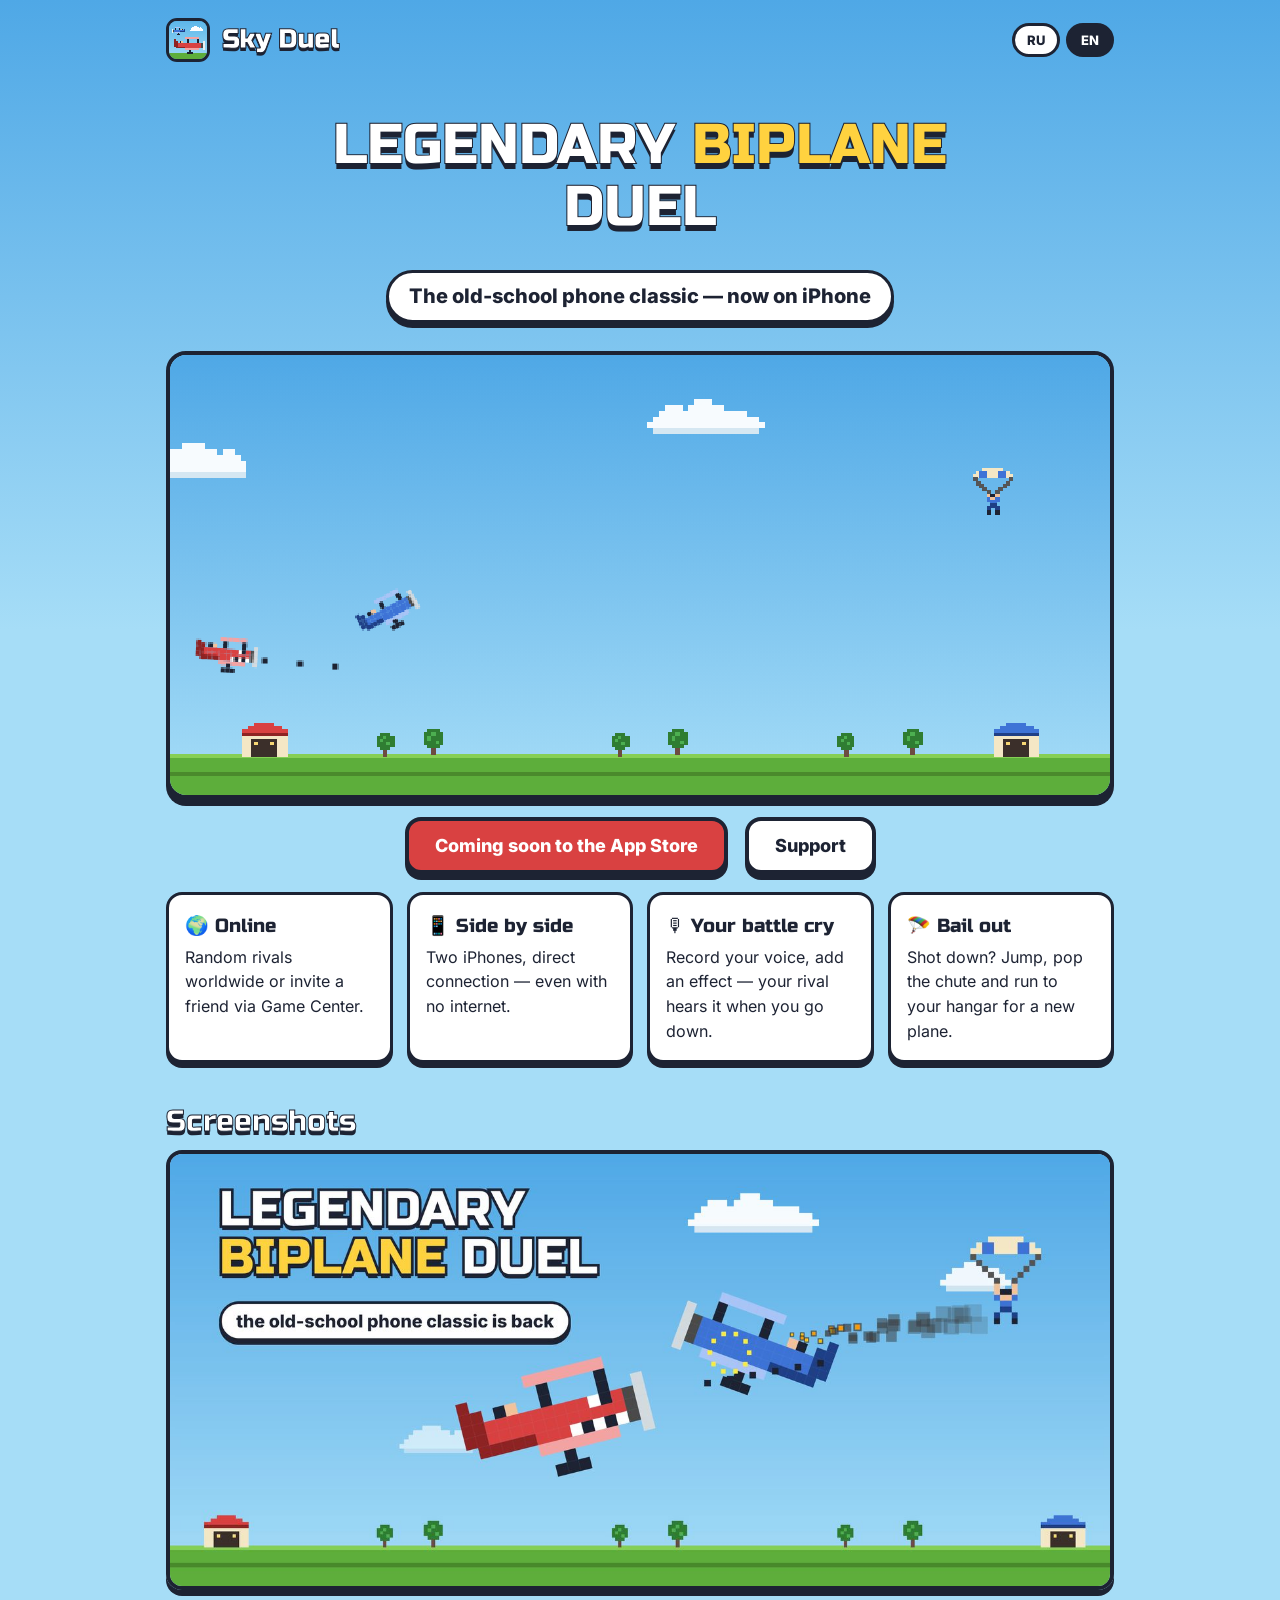
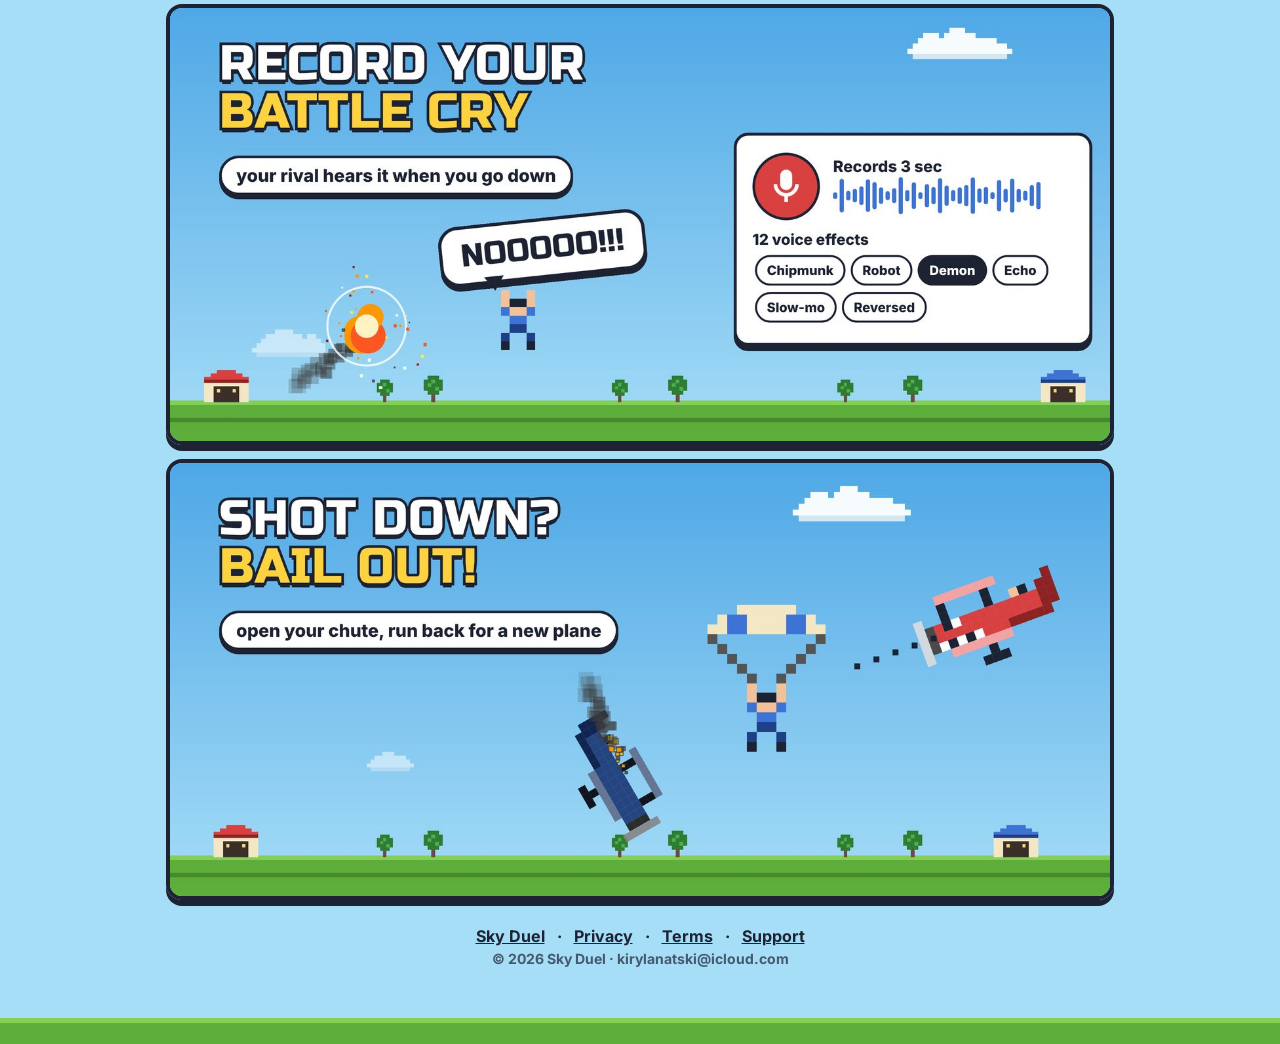
<file: index.html>
<!doctype html>
<html lang="en"><head><meta charset="utf-8"><meta name="viewport" content="width=device-width,initial-scale=1">
<title>Sky Duel: Biplane Battle</title><meta name="description" content="Sky Duel: Biplane Battle — legendary biplane dogfights for iPhone. Online, side by side, record your own battle cry.">
<link rel="icon" href="assets/icon.png"><link rel="stylesheet" href="assets/style.css"></head>
<body><div class="wrap">
<header class="top"><a class="brand" href="./"><img src="assets/icon.png" alt="">Sky Duel</a>
<div class="lang"><button data-set="ru">RU</button><button data-set="en">EN</button></div></header>

<section class="hero">
<h1 data-l="ru">ЛЕГЕНДАРНАЯ <em>ДУЭЛЬ</em><br>БИПЛАНОВ</h1>
<h1 data-l="en">LEGENDARY <em>BIPLANE</em><br>DUEL</h1>
<p data-l="ru">Та самая игра с кнопочных телефонов — теперь на iPhone</p>
<p data-l="en">The old-school phone classic — now on iPhone</p>
</section>
<canvas id="sky" width="640" height="300"></canvas>
<div style="text-align:center">
<a class="cta" href="#"><span data-l="ru">Скоро в App Store</span><span data-l="en">Coming soon to the App Store</span></a>
<a class="cta alt" href="support.html"><span data-l="ru">Поддержка</span><span data-l="en">Support</span></a></div>
<div class="grid">
<div class="feat"><b data-l="ru">🌍 Онлайн</b><b data-l="en">🌍 Online</b><span data-l="ru">Случайный соперник со всего мира или друг по приглашению через Game Center.</span><span data-l="en">Random rivals worldwide or invite a friend via Game Center.</span></div>
<div class="feat"><b data-l="ru">📱 Вдвоём рядом</b><b data-l="en">📱 Side by side</b><span data-l="ru">Два iPhone, прямое подключение — даже без интернета.</span><span data-l="en">Two iPhones, direct connection — even with no internet.</span></div>
<div class="feat"><b data-l="ru">🎙 Свой крик</b><b data-l="en">🎙 Your battle cry</b><span data-l="ru">Запиши голос, наложи эффект — соперник услышит его, когда тебя собьют.</span><span data-l="en">Record your voice, add an effect — your rival hears it when you go down.</span></div>
<div class="feat"><b data-l="ru">🪂 Парашют</b><b data-l="en">🪂 Bail out</b><span data-l="ru">Сбили? Прыгай, открывай парашют и беги к ангару за новым самолётом.</span><span data-l="en">Shot down? Jump, pop the chute and run to your hangar for a new plane.</span></div>
</div>
<h2 data-l="ru" style="color:#fff;-webkit-text-stroke:1px #1D2333;text-shadow:0 4px 0 #1D2333">Скриншоты</h2>
<h2 data-l="en" style="color:#fff;-webkit-text-stroke:1px #1D2333;text-shadow:0 4px 0 #1D2333">Screenshots</h2>
<div class="shots" data-l="ru"><img src="assets/ru_1.jpg" alt=""><img src="assets/ru_2.jpg" alt=""><img src="assets/ru_4.jpg" alt=""></div>
<div class="shots" data-l="en"><img src="assets/en_1.jpg" alt=""><img src="assets/en_2.jpg" alt=""><img src="assets/en_4.jpg" alt=""></div>

<footer><a href="./">Sky Duel</a> · <a href="privacy.html"><span data-l="ru">Конфиденциальность</span><span data-l="en">Privacy</span></a> · <a href="terms.html"><span data-l="ru">Условия</span><span data-l="en">Terms</span></a> · <a href="support.html"><span data-l="ru">Поддержка</span><span data-l="en">Support</span></a>
<div class="muted">© 2026 Sky Duel · kirylanatski@icloud.com</div></footer></div><div class="ground"></div>
<script src="assets/site.js"></script><script src="assets/pixel.js"></script><script>
(function(){var c=document.getElementById("sky"),x=c.getContext("2d");x.imageSmoothingEnabled=false;var t=0;
function f(){t+=1/60;var W=640,H=300;PX.scene(x,W,H,{scale:1});
PX.cloud(x,0,(40+t*6)%720-60,60,4);PX.cloud(x,2,(380+t*4)%720-60,30,4);
function pos(o){var X=(t*70+o)%820-90,Y=150+Math.sin((t*70+o)/90)*55,dy=Math.cos((t*70+o)/90)*55/90;return [X,Y,Math.atan2(-dy,1)];}
var B=pos(150),R=pos(40);
PX.plane(x,1,B[0],B[1],2.6,B[2]);PX.plane(x,0,R[0],R[1],2.6,R[2],2);
if(Math.floor(t*6)%2){x.fillStyle="#1D2333";for(var i=1;i<4;i++)x.fillRect(R[0]+Math.cos(R[2])*24*i,R[1]-Math.sin(R[2])*24*i,4,4);}
PX.pilot(x,1,560,90+((t*14)%170),2.2,true);
requestAnimationFrame(f);}f();})();</script></body></html>
</file>
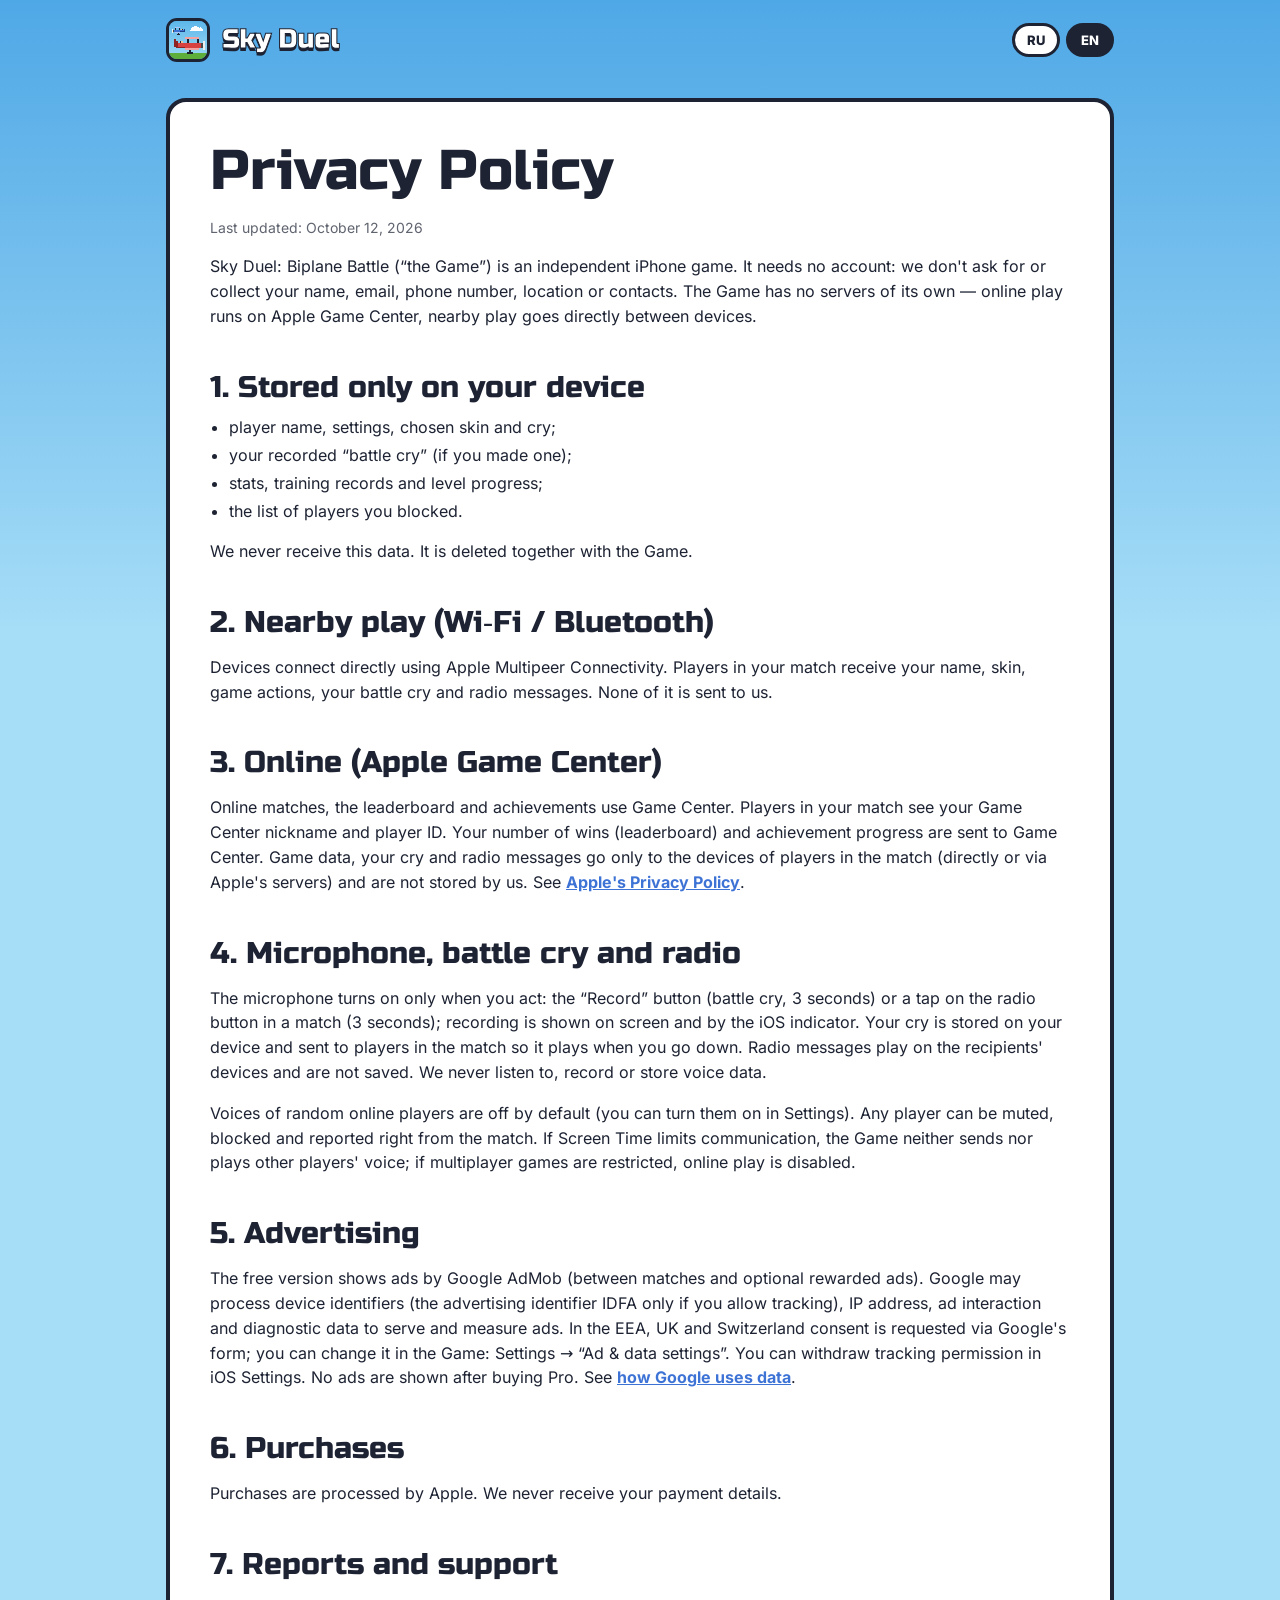
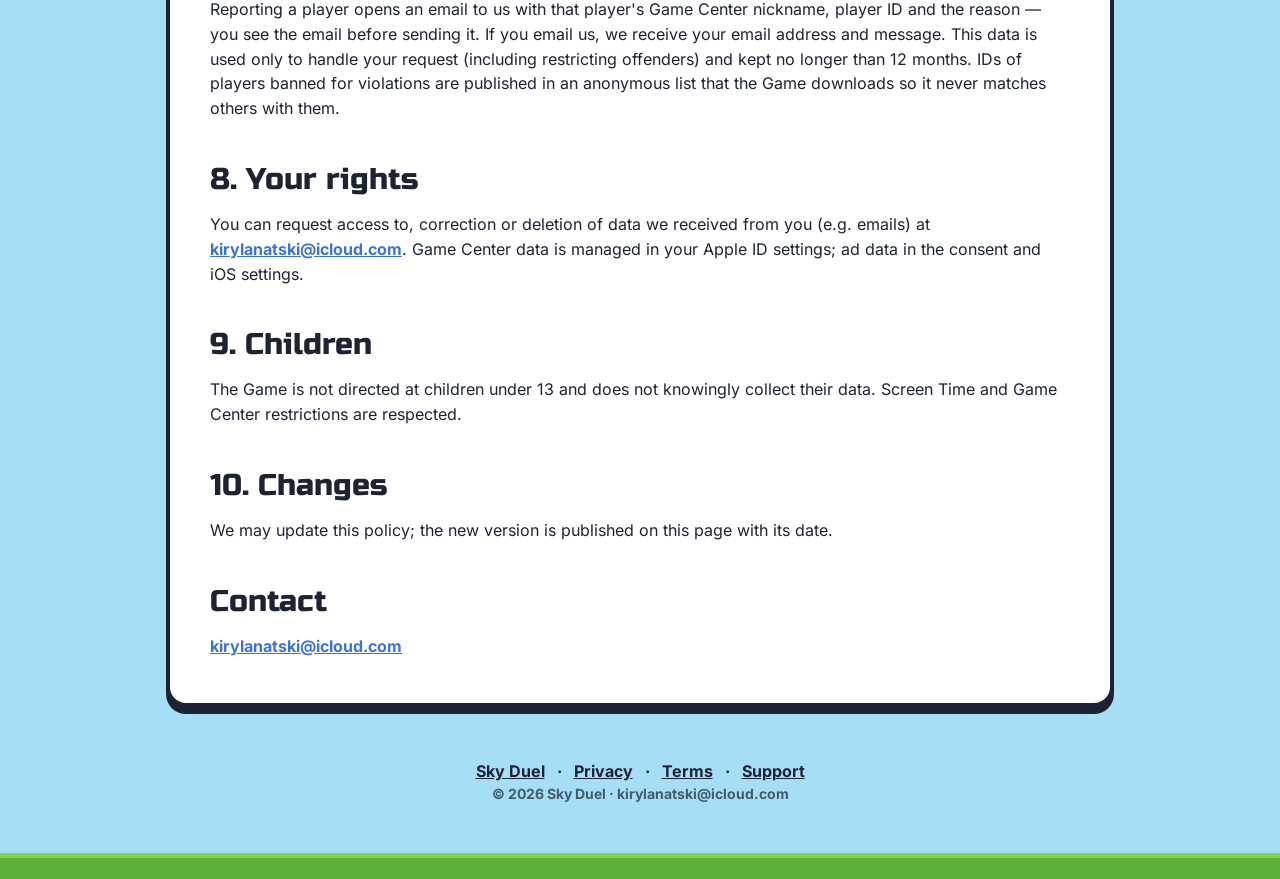
<file: privacy.html>
<!doctype html>
<html lang="en"><head><meta charset="utf-8"><meta name="viewport" content="width=device-width,initial-scale=1">
<title>Privacy Policy — Sky Duel</title><meta name="description" content="Sky Duel: Biplane Battle — legendary biplane dogfights for iPhone. Online, side by side, record your own battle cry.">
<link rel="icon" href="assets/icon.png"><link rel="stylesheet" href="assets/style.css"></head>
<body><div class="wrap">
<header class="top"><a class="brand" href="./"><img src="assets/icon.png" alt="">Sky Duel</a>
<div class="lang"><button data-set="ru">RU</button><button data-set="en">EN</button></div></header>
<div class="panel">
<div data-l="ru">
<h1>Политика конфиденциальности</h1><p class="muted">Обновлено: 12 октября 2026</p>
<p>Sky Duel: Biplane Battle («Игра») — независимая игра для iPhone. Игре не нужен аккаунт: мы не просим и не собираем имя, email, телефон, геопозицию или контакты. У Игры нет собственных серверов — онлайн работает через Apple Game Center, игра рядом — напрямую между устройствами.</p>
<h2>1. Что хранится только на вашем устройстве</h2><ul>
<li>имя игрока, настройки, выбранный скин и крик;</li>
<li>ваша голосовая запись «крика» (если вы её сделали);</li>
<li>статистика, рекорды тренировок, прогресс уровней;</li>
<li>список заблокированных вами игроков.</li></ul>
<p>Мы не получаем эти данные. Они удаляются вместе с Игрой.</p>
<h2>2. Игра рядом (Wi‑Fi / Bluetooth)</h2><p>Устройства соединяются напрямую через Apple Multipeer Connectivity. Игрокам в вашем матче передаются: имя, скин, игровые действия, ваш крик и сообщения рации. Нам эти данные не передаются.</p>
<h2>3. Онлайн (Apple Game Center)</h2><p>Для онлайн-матчей, рейтинга и достижений используется Game Center. Игрокам в вашем матче видны ваш ник и идентификатор Game Center. В Game Center отправляются количество побед (рейтинг) и прогресс достижений. Игровые данные, крик и сообщения рации передаются только устройствам участников матча (напрямую или через серверы Apple) и нами не хранятся. Подробнее — <a href="https://www.apple.com/legal/privacy/">политика конфиденциальности Apple</a>.</p>
<h2>4. Микрофон, крик и рация</h2><p>Микрофон включается только по вашему действию: кнопка «Записать» (крик, 3 секунды) или тап по кнопке рации в матче (3 секунды); во время записи это видно на экране и в индикаторе iOS. Крик хранится на вашем устройстве и отправляется участникам матча, чтобы прозвучать, когда вас собьют. Сообщения рации проигрываются у получателей и не сохраняются. Мы не слушаем, не записываем и не храним голосовые данные.</p>
<p>Голос случайных онлайн-игроков по умолчанию выключен (включается в Настройках). Любого игрока можно заглушить, заблокировать и на него пожаловаться прямо из матча. Если в «Экранном времени» ограничено общение, Игра не отправляет и не проигрывает голос других игроков; если ограничены сетевые игры — онлайн отключён.</p>
<h2>5. Реклама</h2><p>Бесплатная версия показывает рекламу Google AdMob (между матчами и, по желанию, за награду). Google может обрабатывать идентификаторы устройства (рекламный идентификатор IDFA — только если вы разрешили отслеживание), IP‑адрес, данные о взаимодействии с рекламой и диагностику — для показа и измерения рекламы. В ЕЭЗ, Великобритании и Швейцарии согласие запрашивается через форму Google; изменить его можно в Игре: Настройки → «Настройки рекламы и данных». Разрешение на отслеживание можно отозвать в Настройках iOS. После покупки Pro реклама не показывается. Подробнее — <a href="https://policies.google.com/technologies/partner-sites">как Google использует данные</a>.</p>
<h2>6. Покупки</h2><p>Покупки обрабатывает Apple. Мы не получаем платёжных данных.</p>
<h2>7. Жалобы и поддержка</h2><p>Жалоба на игрока открывает письмо на нашу почту с ником и идентификатором игрока в Game Center и причиной — вы видите письмо перед отправкой. Если вы пишете нам, мы получаем ваш email и текст письма. Эти данные используются только для рассмотрения обращения (включая ограничение доступа нарушителям) и хранятся не дольше 12 месяцев. Идентификаторы заблокированных за нарушения игроков публикуются в обезличенном списке, который Игра загружает, чтобы не сводить с ними других игроков.</p>
<h2>8. Ваши права</h2><p>Вы можете запросить доступ к данным, которые мы получили от вас (например, письма), их исправление или удаление — напишите на <a href="mailto:kirylanatski@icloud.com">kirylanatski@icloud.com</a>. Данные Game Center управляются в настройках Apple ID, рекламные — в настройках согласия и iOS.</p>
<h2>9. Дети</h2><p>Игра не предназначена для детей младше 13 лет и сознательно не собирает их данные. Ограничения «Экранного времени» и Game Center соблюдаются.</p>
<h2>10. Изменения</h2><p>Мы можем обновлять политику; новая версия публикуется на этой странице с датой обновления.</p>
<h2>Связь</h2><p><a href="mailto:kirylanatski@icloud.com">kirylanatski@icloud.com</a></p>
</div>
<div data-l="en">
<h1>Privacy Policy</h1><p class="muted">Last updated: October 12, 2026</p>
<p>Sky Duel: Biplane Battle (“the Game”) is an independent iPhone game. It needs no account: we don't ask for or collect your name, email, phone number, location or contacts. The Game has no servers of its own — online play runs on Apple Game Center, nearby play goes directly between devices.</p>
<h2>1. Stored only on your device</h2><ul>
<li>player name, settings, chosen skin and cry;</li>
<li>your recorded “battle cry” (if you made one);</li>
<li>stats, training records and level progress;</li>
<li>the list of players you blocked.</li></ul>
<p>We never receive this data. It is deleted together with the Game.</p>
<h2>2. Nearby play (Wi‑Fi / Bluetooth)</h2><p>Devices connect directly using Apple Multipeer Connectivity. Players in your match receive your name, skin, game actions, your battle cry and radio messages. None of it is sent to us.</p>
<h2>3. Online (Apple Game Center)</h2><p>Online matches, the leaderboard and achievements use Game Center. Players in your match see your Game Center nickname and player ID. Your number of wins (leaderboard) and achievement progress are sent to Game Center. Game data, your cry and radio messages go only to the devices of players in the match (directly or via Apple's servers) and are not stored by us. See <a href="https://www.apple.com/legal/privacy/">Apple's Privacy Policy</a>.</p>
<h2>4. Microphone, battle cry and radio</h2><p>The microphone turns on only when you act: the “Record” button (battle cry, 3 seconds) or a tap on the radio button in a match (3 seconds); recording is shown on screen and by the iOS indicator. Your cry is stored on your device and sent to players in the match so it plays when you go down. Radio messages play on the recipients' devices and are not saved. We never listen to, record or store voice data.</p>
<p>Voices of random online players are off by default (you can turn them on in Settings). Any player can be muted, blocked and reported right from the match. If Screen Time limits communication, the Game neither sends nor plays other players' voice; if multiplayer games are restricted, online play is disabled.</p>
<h2>5. Advertising</h2><p>The free version shows ads by Google AdMob (between matches and optional rewarded ads). Google may process device identifiers (the advertising identifier IDFA only if you allow tracking), IP address, ad interaction and diagnostic data to serve and measure ads. In the EEA, UK and Switzerland consent is requested via Google's form; you can change it in the Game: Settings → “Ad & data settings”. You can withdraw tracking permission in iOS Settings. No ads are shown after buying Pro. See <a href="https://policies.google.com/technologies/partner-sites">how Google uses data</a>.</p>
<h2>6. Purchases</h2><p>Purchases are processed by Apple. We never receive your payment details.</p>
<h2>7. Reports and support</h2><p>Reporting a player opens an email to us with that player's Game Center nickname, player ID and the reason — you see the email before sending it. If you email us, we receive your email address and message. This data is used only to handle your request (including restricting offenders) and kept no longer than 12 months. IDs of players banned for violations are published in an anonymous list that the Game downloads so it never matches others with them.</p>
<h2>8. Your rights</h2><p>You can request access to, correction or deletion of data we received from you (e.g. emails) at <a href="mailto:kirylanatski@icloud.com">kirylanatski@icloud.com</a>. Game Center data is managed in your Apple ID settings; ad data in the consent and iOS settings.</p>
<h2>9. Children</h2><p>The Game is not directed at children under 13 and does not knowingly collect their data. Screen Time and Game Center restrictions are respected.</p>
<h2>10. Changes</h2><p>We may update this policy; the new version is published on this page with its date.</p>
<h2>Contact</h2><p><a href="mailto:kirylanatski@icloud.com">kirylanatski@icloud.com</a></p>
</div></div>
<footer><a href="./">Sky Duel</a> · <a href="privacy.html"><span data-l="ru">Конфиденциальность</span><span data-l="en">Privacy</span></a> · <a href="terms.html"><span data-l="ru">Условия</span><span data-l="en">Terms</span></a> · <a href="support.html"><span data-l="ru">Поддержка</span><span data-l="en">Support</span></a>
<div class="muted">© 2026 Sky Duel · kirylanatski@icloud.com</div></footer></div><div class="ground"></div>
<script src="assets/site.js"></script></body></html>
</file>
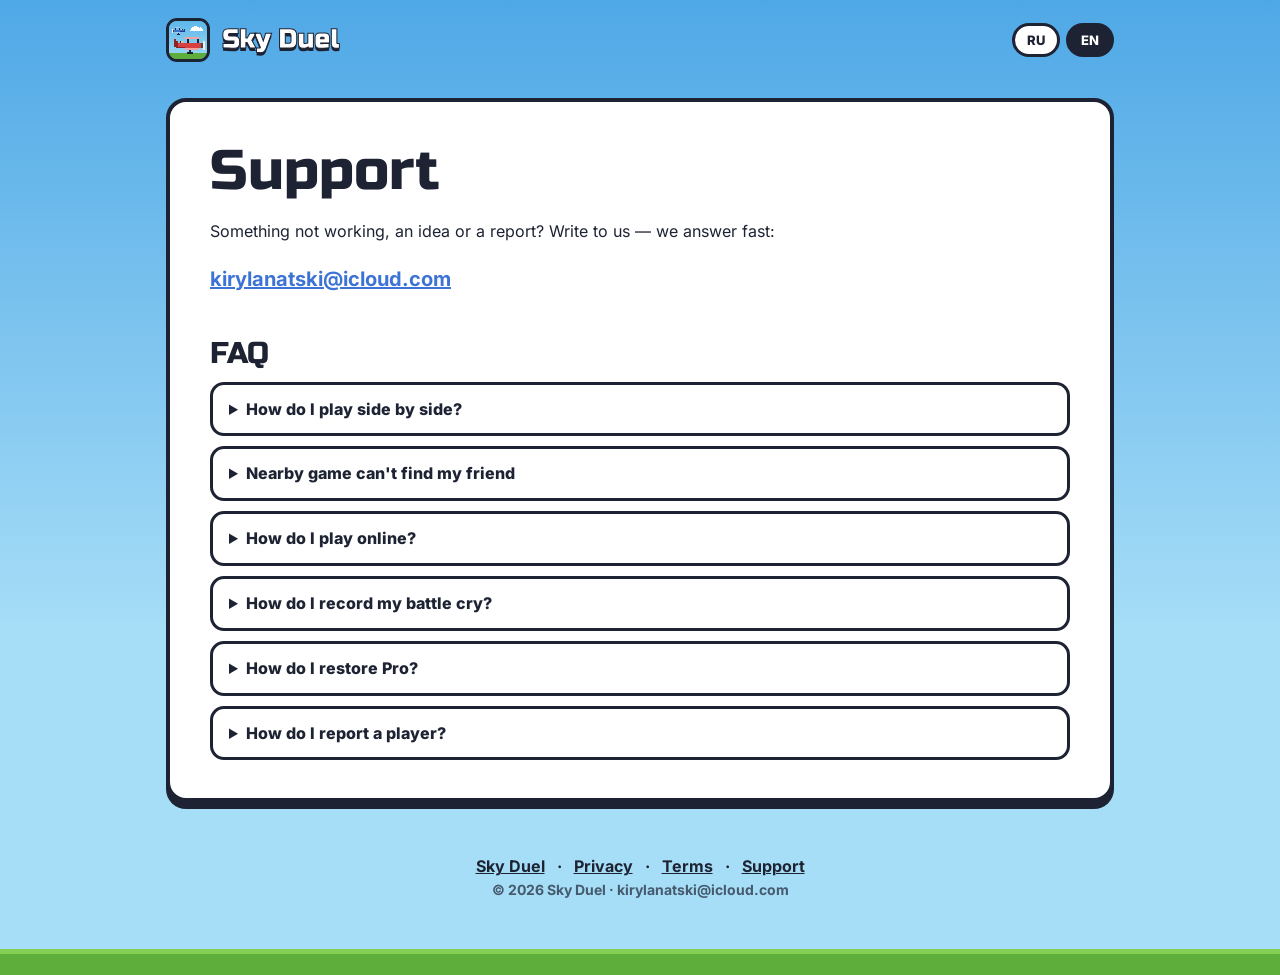
<file: support.html>
<!doctype html>
<html lang="en"><head><meta charset="utf-8"><meta name="viewport" content="width=device-width,initial-scale=1">
<title>Support — Sky Duel</title><meta name="description" content="Sky Duel: Biplane Battle — legendary biplane dogfights for iPhone. Online, side by side, record your own battle cry.">
<link rel="icon" href="assets/icon.png"><link rel="stylesheet" href="assets/style.css"></head>
<body><div class="wrap">
<header class="top"><a class="brand" href="./"><img src="assets/icon.png" alt="">Sky Duel</a>
<div class="lang"><button data-set="ru">RU</button><button data-set="en">EN</button></div></header>
<div class="panel"><h1 data-l="ru">Поддержка</h1><h1 data-l="en">Support</h1>
<p data-l="ru">Что-то не работает, есть идея или жалоба? Пишите — отвечаем быстро:</p><p data-l="en">Something not working, an idea or a report? Write to us — we answer fast:</p>
<p style="font-size:20px"><a href="mailto:kirylanatski@icloud.com?subject=Sky%20Duel%20support">kirylanatski@icloud.com</a></p>
<h2 data-l="ru">Частые вопросы</h2><h2 data-l="en">FAQ</h2><details><summary><span data-l="ru">Как играть вдвоём рядом?</span><span data-l="en">How do I play side by side?</span></summary><p data-l="ru">На обоих iPhone включите Wi‑Fi и Bluetooth (интернет не нужен). Один нажимает «Рядом → Создать», второй — «Найти» и выбирает игру. При первом запуске разрешите доступ к локальной сети.</p><p data-l="en">Turn on Wi‑Fi and Bluetooth on both iPhones (no internet needed). One taps Nearby → Host, the other taps Join and picks the game. Allow Local Network access on first launch.</p></details><details><summary><span data-l="ru">Не находит соперника рядом</span><span data-l="en">Nearby game can't find my friend</span></summary><p data-l="ru">Проверьте Настройки iPhone → Конфиденциальность → Локальная сеть → Sky Duel (должно быть включено) и что оба телефона не в режиме энергосбережения.</p><p data-l="en">Check iPhone Settings → Privacy → Local Network → Sky Duel is on, and Low Power Mode is off on both phones.</p></details><details><summary><span data-l="ru">Как играть онлайн?</span><span data-l="en">How do I play online?</span></summary><p data-l="ru">Войдите в Game Center (Настройки iPhone → Game Center). В игре: «Онлайн» → «Случайный» или «Друг».</p><p data-l="en">Sign in to Game Center (iPhone Settings → Game Center). In the Game: Online → Random or Friend.</p></details><details><summary><span data-l="ru">Как записать свой крик?</span><span data-l="en">How do I record my battle cry?</span></summary><p data-l="ru">Ангар → «Крик» → красная кнопка микрофона (3 секунды). Выберите эффект. Если кнопка не работает — разрешите микрофон: Настройки → Sky Duel → Микрофон.</p><p data-l="en">Hangar → Cry → red mic button (3 seconds). Pick an effect. If it doesn't work, allow the microphone: Settings → Sky Duel → Microphone.</p></details><details><summary><span data-l="ru">Как восстановить Pro?</span><span data-l="en">How do I restore Pro?</span></summary><p data-l="ru">Настройки игры → «Восстановить покупки» (тот же Apple ID).</p><p data-l="en">Game Settings → Restore Purchases (same Apple ID).</p></details><details><summary><span data-l="ru">Как пожаловаться на игрока?</span><span data-l="en">How do I report a player?</span></summary><p data-l="ru">В онлайн-матче нажмите 🚩 → «Пожаловаться…» или «Заблокировать». Мы отвечаем в течение 24 часов.</p><p data-l="en">During an online match tap 🚩 → Report… or Block. We respond within 24 hours.</p></details></div>
<footer><a href="./">Sky Duel</a> · <a href="privacy.html"><span data-l="ru">Конфиденциальность</span><span data-l="en">Privacy</span></a> · <a href="terms.html"><span data-l="ru">Условия</span><span data-l="en">Terms</span></a> · <a href="support.html"><span data-l="ru">Поддержка</span><span data-l="en">Support</span></a>
<div class="muted">© 2026 Sky Duel · kirylanatski@icloud.com</div></footer></div><div class="ground"></div>
<script src="assets/site.js"></script></body></html>
</file>
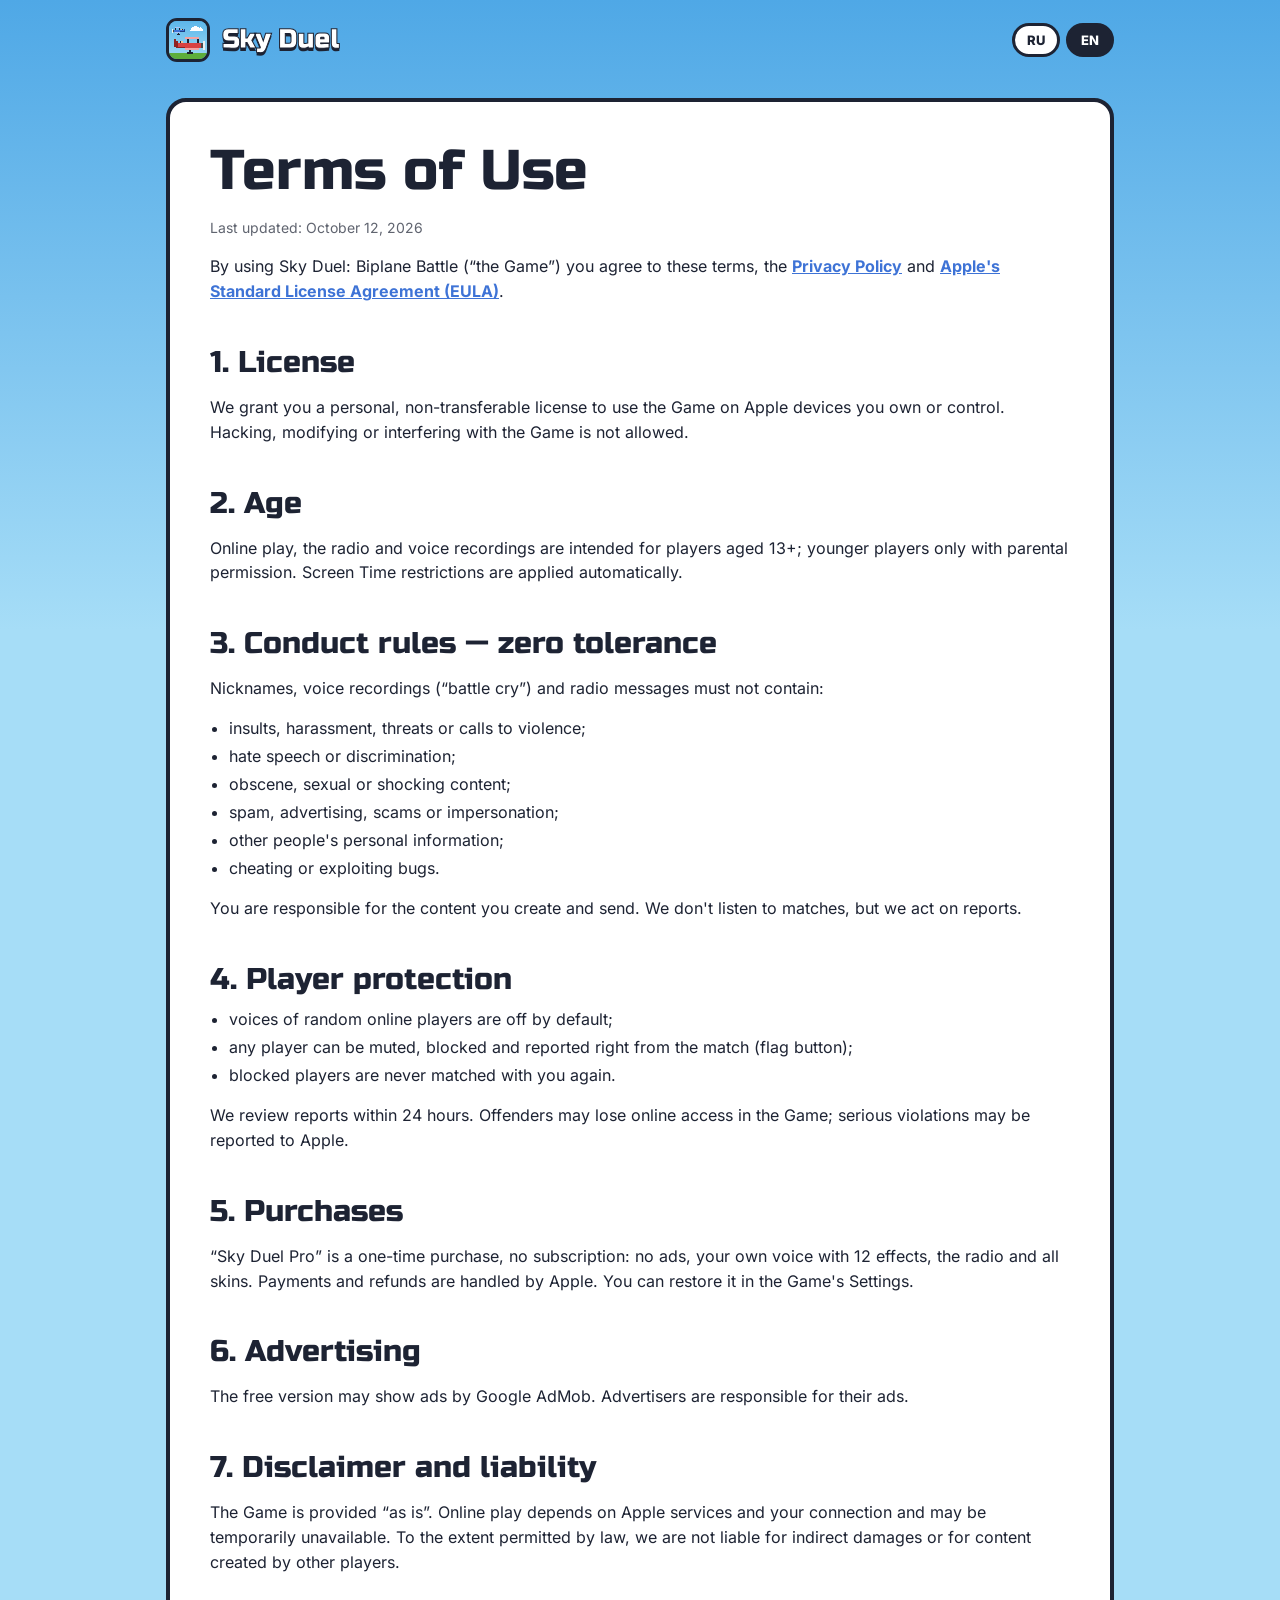
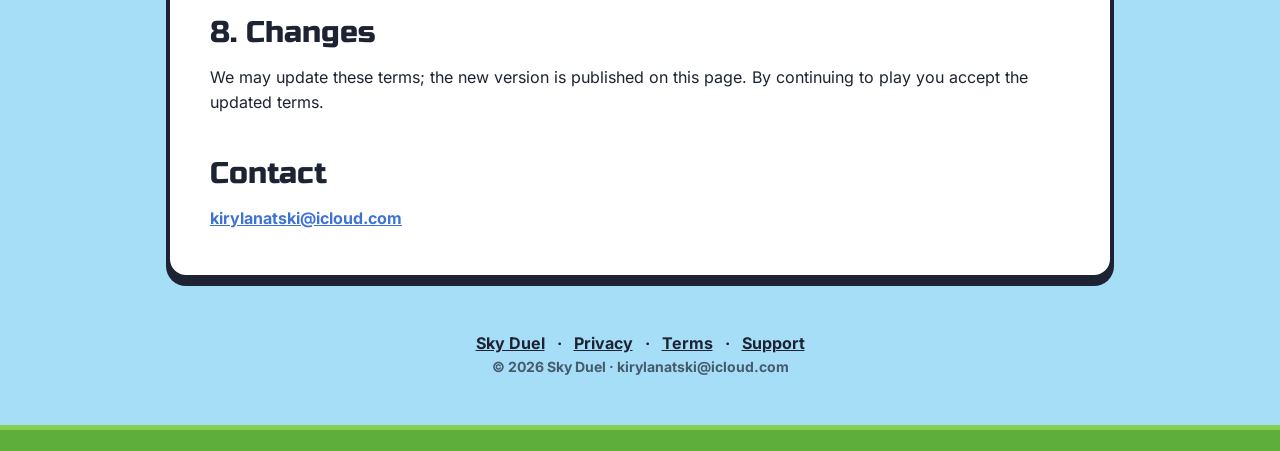
<file: terms.html>
<!doctype html>
<html lang="en"><head><meta charset="utf-8"><meta name="viewport" content="width=device-width,initial-scale=1">
<title>Terms of Use — Sky Duel</title><meta name="description" content="Sky Duel: Biplane Battle — legendary biplane dogfights for iPhone. Online, side by side, record your own battle cry.">
<link rel="icon" href="assets/icon.png"><link rel="stylesheet" href="assets/style.css"></head>
<body><div class="wrap">
<header class="top"><a class="brand" href="./"><img src="assets/icon.png" alt="">Sky Duel</a>
<div class="lang"><button data-set="ru">RU</button><button data-set="en">EN</button></div></header>
<div class="panel">
<div data-l="ru">
<h1>Условия использования</h1><p class="muted">Обновлено: 12 октября 2026</p>
<p>Используя Sky Duel: Biplane Battle («Игра»), вы соглашаетесь с этими условиями, с <a href="privacy.html">Политикой конфиденциальности</a> и со <a href="https://www.apple.com/legal/internet-services/itunes/dev/stdeula/">Стандартным лицензионным соглашением Apple (EULA)</a>.</p>
<h2>1. Лицензия</h2><p>Мы предоставляем вам личную, непередаваемую лицензию на использование Игры на устройствах Apple, которыми вы владеете или управляете. Запрещено взламывать, модифицировать Игру и вмешиваться в её работу.</p>
<h2>2. Возраст</h2><p>Онлайн-режим, рация и голосовые записи предназначены для игроков от 13 лет; младшим — только с разрешения родителей. Ограничения «Экранного времени» соблюдаются автоматически.</p>
<h2>3. Правила общения — нулевая терпимость</h2><p>В никах, голосовых записях («крик») и сообщениях рации запрещены:</p><ul>
<li>оскорбления, травля, угрозы и призывы к насилию;</li>
<li>разжигание ненависти и дискриминация;</li>
<li>непристойный, сексуальный и шокирующий контент;</li>
<li>спам, реклама, мошенничество, выдача себя за других;</li>
<li>раскрытие чужих личных данных;</li>
<li>читерство и использование ошибок Игры.</li></ul>
<p>Вы отвечаете за контент, который создаёте и отправляете. Мы не прослушиваем матчи, но реагируем на жалобы.</p>
<h2>4. Защита игроков</h2><ul>
<li>голос случайных онлайн-игроков по умолчанию выключен;</li>
<li>любого игрока можно заглушить, заблокировать и на него пожаловаться прямо из матча (кнопка с флажком);</li>
<li>заблокированные игроки больше не попадают к вам в соперники.</li></ul>
<p>Мы рассматриваем жалобы в течение 24 часов. Нарушителям может быть закрыт онлайн-доступ в Игре; о серьёзных нарушениях мы можем сообщить Apple.</p>
<h2>5. Покупки</h2><p>«Sky Duel Pro» — разовая покупка без подписки: без рекламы, свой голос и 12 эффектов, рация, все скины. Оплата и возвраты — через Apple. Восстановить покупку можно в Настройках Игры.</p>
<h2>6. Реклама</h2><p>Бесплатная версия может показывать рекламу Google AdMob. Рекламодатели отвечают за свою рекламу.</p>
<h2>7. Отказ от гарантий и ответственность</h2><p>Игра предоставляется «как есть». Онлайн зависит от сервисов Apple и вашего подключения и может быть временно недоступен. В пределах, допустимых законом, мы не отвечаем за косвенный ущерб и за контент, созданный другими игроками.</p>
<h2>8. Изменения</h2><p>Мы можем обновлять условия; новая версия публикуется на этой странице. Продолжая играть, вы принимаете обновлённые условия.</p>
<h2>Связь</h2><p><a href="mailto:kirylanatski@icloud.com">kirylanatski@icloud.com</a></p>
</div>
<div data-l="en">
<h1>Terms of Use</h1><p class="muted">Last updated: October 12, 2026</p>
<p>By using Sky Duel: Biplane Battle (“the Game”) you agree to these terms, the <a href="privacy.html">Privacy Policy</a> and <a href="https://www.apple.com/legal/internet-services/itunes/dev/stdeula/">Apple's Standard License Agreement (EULA)</a>.</p>
<h2>1. License</h2><p>We grant you a personal, non-transferable license to use the Game on Apple devices you own or control. Hacking, modifying or interfering with the Game is not allowed.</p>
<h2>2. Age</h2><p>Online play, the radio and voice recordings are intended for players aged 13+; younger players only with parental permission. Screen Time restrictions are applied automatically.</p>
<h2>3. Conduct rules — zero tolerance</h2><p>Nicknames, voice recordings (“battle cry”) and radio messages must not contain:</p><ul>
<li>insults, harassment, threats or calls to violence;</li>
<li>hate speech or discrimination;</li>
<li>obscene, sexual or shocking content;</li>
<li>spam, advertising, scams or impersonation;</li>
<li>other people's personal information;</li>
<li>cheating or exploiting bugs.</li></ul>
<p>You are responsible for the content you create and send. We don't listen to matches, but we act on reports.</p>
<h2>4. Player protection</h2><ul>
<li>voices of random online players are off by default;</li>
<li>any player can be muted, blocked and reported right from the match (flag button);</li>
<li>blocked players are never matched with you again.</li></ul>
<p>We review reports within 24 hours. Offenders may lose online access in the Game; serious violations may be reported to Apple.</p>
<h2>5. Purchases</h2><p>“Sky Duel Pro” is a one-time purchase, no subscription: no ads, your own voice with 12 effects, the radio and all skins. Payments and refunds are handled by Apple. You can restore it in the Game's Settings.</p>
<h2>6. Advertising</h2><p>The free version may show ads by Google AdMob. Advertisers are responsible for their ads.</p>
<h2>7. Disclaimer and liability</h2><p>The Game is provided “as is”. Online play depends on Apple services and your connection and may be temporarily unavailable. To the extent permitted by law, we are not liable for indirect damages or for content created by other players.</p>
<h2>8. Changes</h2><p>We may update these terms; the new version is published on this page. By continuing to play you accept the updated terms.</p>
<h2>Contact</h2><p><a href="mailto:kirylanatski@icloud.com">kirylanatski@icloud.com</a></p>
</div></div>
<footer><a href="./">Sky Duel</a> · <a href="privacy.html"><span data-l="ru">Конфиденциальность</span><span data-l="en">Privacy</span></a> · <a href="terms.html"><span data-l="ru">Условия</span><span data-l="en">Terms</span></a> · <a href="support.html"><span data-l="ru">Поддержка</span><span data-l="en">Support</span></a>
<div class="muted">© 2026 Sky Duel · kirylanatski@icloud.com</div></footer></div><div class="ground"></div>
<script src="assets/site.js"></script></body></html>
</file>
<file: assets/style.css>
@font-face{font-family:Russo;src:url(russo-one-cyrillic-400-normal.woff2) format("woff2");unicode-range:U+0400-045F,U+0490-0491}
@font-face{font-family:Russo;src:url(russo-one-latin-400-normal.woff2) format("woff2")}
@font-face{font-family:Inter;font-weight:400;src:url(inter-cyrillic-400-normal.woff2) format("woff2");unicode-range:U+0400-045F}
@font-face{font-family:Inter;font-weight:400;src:url(inter-latin-400-normal.woff2) format("woff2")}
@font-face{font-family:Inter;font-weight:700;src:url(inter-cyrillic-700-normal.woff2) format("woff2");unicode-range:U+0400-045F}
@font-face{font-family:Inter;font-weight:700;src:url(inter-latin-700-normal.woff2) format("woff2")}
@font-face{font-family:Inter;font-weight:800;src:url(inter-cyrillic-800-normal.woff2) format("woff2");unicode-range:U+0400-045F}
@font-face{font-family:Inter;font-weight:800;src:url(inter-latin-800-normal.woff2) format("woff2")}
:root{--ink:#1D2333;--sky:#8FD3F4;--sky2:#4FA8E6;--grass:#5DAE3B;--red:#D94141;--blue:#3E73D6;--gold:#FFD23F;--paper:#fff}
*{box-sizing:border-box}
html,body{margin:0}
html{background:#A6DDF7}
body{font-family:Inter,system-ui,sans-serif;color:var(--ink);background:linear-gradient(#4FA8E6,#A6DDF7 70%,#A6DDF7) fixed;min-height:100vh;line-height:1.55}
a{color:var(--blue);font-weight:700}
.wrap{max-width:980px;margin:0 auto;padding:0 16px}
header.top{display:flex;align-items:center;justify-content:space-between;gap:12px;padding:18px 0}
.brand{display:flex;align-items:center;gap:12px;text-decoration:none;color:#fff;font-family:Russo;font-size:26px;text-shadow:0 3px 0 var(--ink);-webkit-text-stroke:1px var(--ink)}
.brand img{width:44px;height:44px;border-radius:11px;border:3px solid var(--ink);image-rendering:pixelated}
.lang{display:flex;gap:6px}
.lang button{font:800 13px Inter;border:3px solid var(--ink);background:#fff;color:var(--ink);border-radius:20px;padding:6px 12px;cursor:pointer}
.lang button.on{background:var(--ink);color:#fff}
.panel{background:var(--paper);border:4px solid var(--ink);border-radius:20px;box-shadow:0 7px 0 var(--ink);padding:28px clamp(18px,4vw,40px);margin:18px 0 28px}
h1,h2{font-family:Russo;font-weight:400;line-height:1.1}
h1{font-size:clamp(34px,6vw,56px);margin:.2em 0}
h2{font-size:clamp(22px,3.4vw,30px);margin:1.4em 0 .4em}
.panel h2:first-child{margin-top:0}
.hero{text-align:center;padding:24px 0 8px}
.hero h1{color:#fff;-webkit-text-stroke:2px var(--ink);text-shadow:0 6px 0 var(--ink);paint-order:stroke fill}
.hero h1 em{font-style:normal;color:var(--gold)}
.hero p{font-weight:800;font-size:clamp(16px,2.4vw,20px);background:#fff;display:inline-block;border:3px solid var(--ink);border-radius:30px;padding:8px 20px;box-shadow:0 5px 0 var(--ink)}
canvas#sky{width:100%;height:auto;display:block;border:4px solid var(--ink);border-radius:20px;box-shadow:0 7px 0 var(--ink);image-rendering:pixelated;background:#8FD3F4}
.cta{display:inline-block;font:800 18px Inter;color:#fff;background:var(--red);border:4px solid var(--ink);border-radius:16px;padding:14px 26px;box-shadow:0 6px 0 var(--ink);text-decoration:none;margin:18px 6px}
.cta.alt{background:#fff;color:var(--ink)}
.grid{display:grid;grid-template-columns:repeat(auto-fit,minmax(220px,1fr));gap:14px}
.feat{background:#fff;border:3px solid var(--ink);border-radius:16px;padding:16px;box-shadow:0 5px 0 var(--ink)}
.feat b{font-family:Russo;font-weight:400;font-size:19px;display:block;margin-bottom:4px}
.shots{display:grid;gap:14px}
.shots img{width:100%;border:4px solid var(--ink);border-radius:16px;box-shadow:0 6px 0 var(--ink)}
footer{text-align:center;padding:24px 0 48px;font-weight:700}
footer a{color:var(--ink);margin:0 8px}
.ground{height:26px;background:var(--grass);border-top:5px solid #86CF55}
details{border:3px solid var(--ink);border-radius:14px;padding:12px 16px;margin:10px 0;background:#fff}
summary{font-weight:800;cursor:pointer}
.muted{opacity:.7;font-size:14px}
html:not([lang=ru]) [data-l=ru],html:not([lang=en]) [data-l=en]{display:none !important}
.panel ul{margin:.4em 0 .9em 1.2em;padding:0}.panel li{margin:.3em 0;line-height:1.45}
</file>
